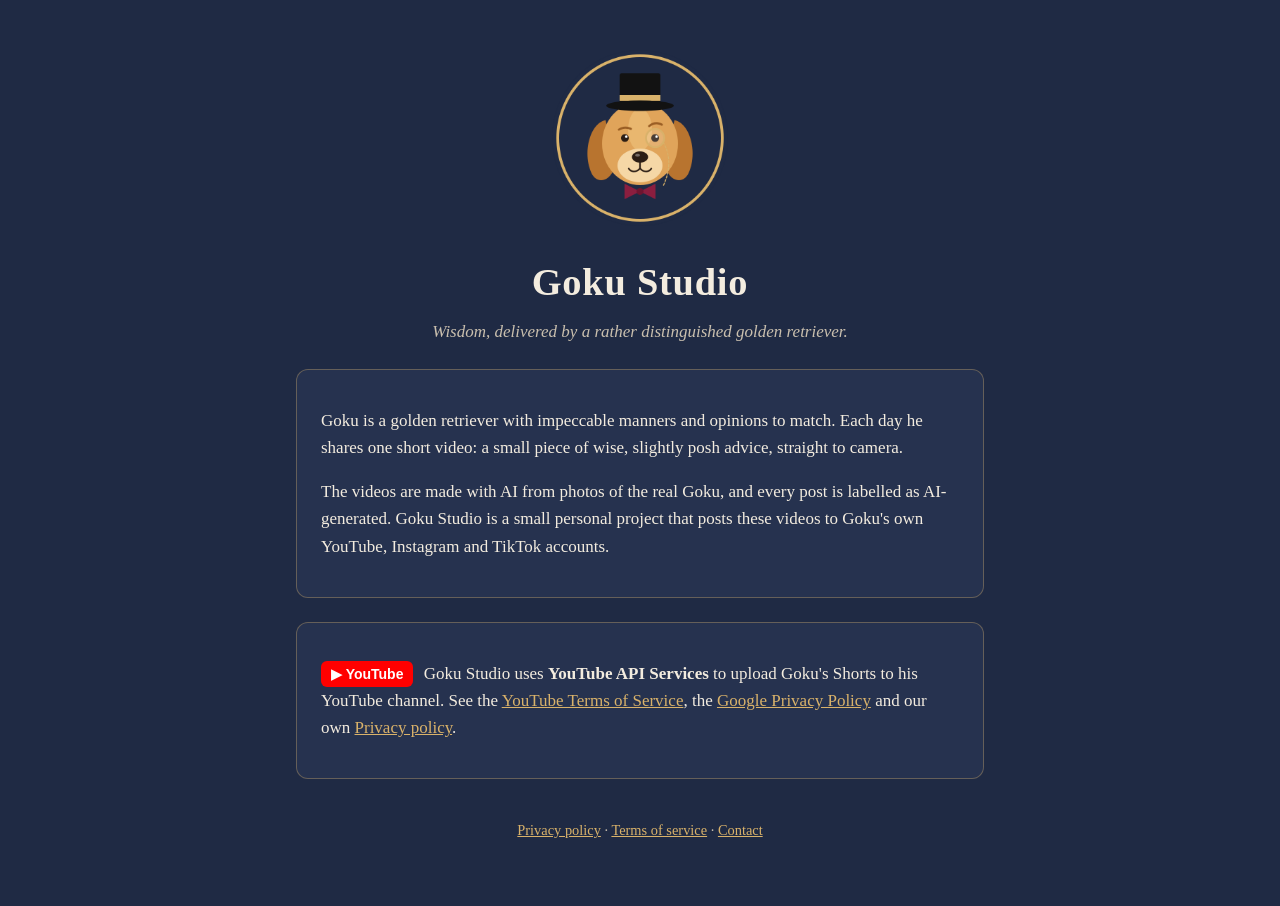
<file: index.html>
<!doctype html>
<html lang="en">
<head>
  <meta charset="utf-8">
  <meta name="viewport" content="width=device-width, initial-scale=1">
  <title>Goku Studio</title>
  <meta name="description" content="Short videos of Goku, a rather distinguished golden retriever.">
  <link rel="icon" href="logo.png">
  <link rel="stylesheet" href="style.css">
</head>
<body>
  <main>
    <div class="hero">
      <img src="logo.png" alt="Goku the golden retriever in a top hat, monocle and bow tie">
      <h1>Goku Studio</h1>
      <p class="tagline">Wisdom, delivered by a rather distinguished golden retriever.</p>
    </div>

    <div class="card">
      <p>Goku is a golden retriever with impeccable manners and opinions to match. Each day he
      shares one short video: a small piece of wise, slightly posh advice, straight to camera.</p>
      <p>The videos are made with AI from photos of the real Goku, and every post is labelled
      as AI-generated. Goku Studio is a small personal project that posts these videos to
      Goku's own YouTube, Instagram and TikTok accounts.</p>
    </div>

    <div class="card yt">
      <p><span class="yt-badge">▶ YouTube</span> Goku Studio uses <b>YouTube API Services</b> to
      upload Goku's Shorts to his YouTube channel. See the
      <a href="https://www.youtube.com/t/terms">YouTube Terms of Service</a>, the
      <a href="http://www.google.com/policies/privacy">Google Privacy Policy</a> and our own
      <a href="privacy.html">Privacy policy</a>.</p>
    </div>

    <footer>
      <a href="privacy.html">Privacy policy</a> ·
      <a href="terms.html">Terms of service</a> ·
      <a href="https://github.com/DevKhaira/goku-site/issues">Contact</a>
    </footer>
  </main>
</body>
</html>
</file>
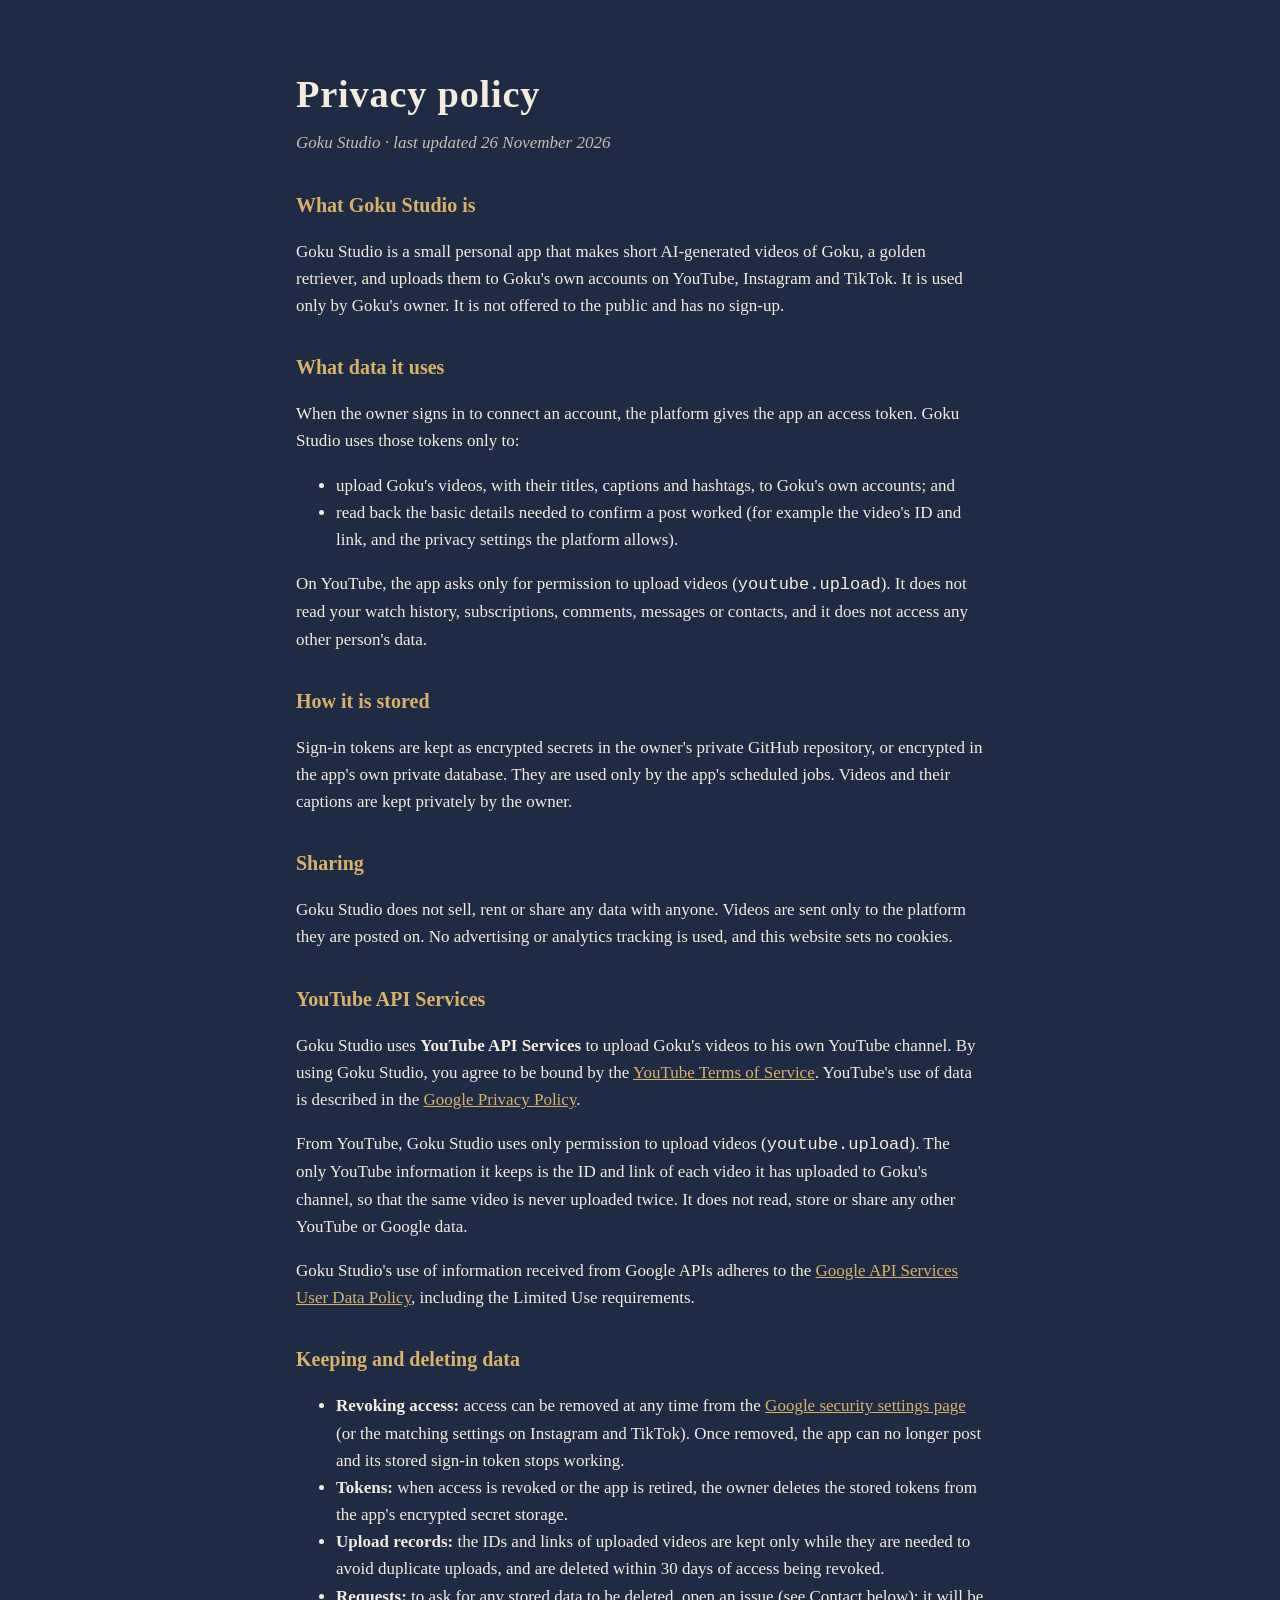
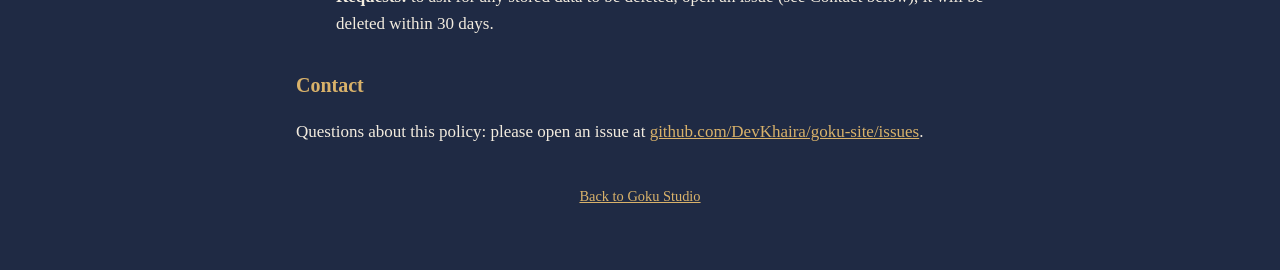
<file: privacy.html>
<!doctype html>
<html lang="en">
<head>
  <meta charset="utf-8">
  <meta name="viewport" content="width=device-width, initial-scale=1">
  <title>Goku Studio privacy policy</title>
  <link rel="icon" href="logo.png">
  <link rel="stylesheet" href="style.css">
</head>
<body>
  <main>
    <h1>Privacy policy</h1>
    <p class="tagline">Goku Studio · last updated 26 November 2026</p>

    <h2>What Goku Studio is</h2>
    <p>Goku Studio is a small personal app that makes short AI-generated videos of Goku, a
    golden retriever, and uploads them to Goku's own accounts on YouTube, Instagram and
    TikTok. It is used only by Goku's owner. It is not offered to the public and has no
    sign-up.</p>

    <h2>What data it uses</h2>
    <p>When the owner signs in to connect an account, the platform gives the app an access
    token. Goku Studio uses those tokens only to:</p>
    <ul>
      <li>upload Goku's videos, with their titles, captions and hashtags, to Goku's own
      accounts; and</li>
      <li>read back the basic details needed to confirm a post worked (for example the
      video's ID and link, and the privacy settings the platform allows).</li>
    </ul>
    <p>On YouTube, the app asks only for permission to upload videos
    (<code>youtube.upload</code>). It does not read your watch history, subscriptions,
    comments, messages or contacts, and it does not access any other person's data.</p>

    <h2>How it is stored</h2>
    <p>Sign-in tokens are kept as encrypted secrets in the owner's private GitHub
    repository, or encrypted in the app's own private database. They are used only by the
    app's scheduled jobs. Videos and their captions are kept privately by the owner.</p>

    <h2>Sharing</h2>
    <p>Goku Studio does not sell, rent or share any data with anyone. Videos are sent only
    to the platform they are posted on. No advertising or analytics tracking is used, and
    this website sets no cookies.</p>

    <h2>YouTube API Services</h2>
    <p>Goku Studio uses <b>YouTube API Services</b> to upload Goku's videos to his own YouTube
    channel. By using Goku Studio, you agree to be bound by the
    <a href="https://www.youtube.com/t/terms">YouTube Terms of Service</a>. YouTube's use of
    data is described in the
    <a href="http://www.google.com/policies/privacy">Google Privacy Policy</a>.</p>
    <p>From YouTube, Goku Studio uses only permission to upload videos
    (<code>youtube.upload</code>). The only YouTube information it keeps is the ID and link
    of each video it has uploaded to Goku's channel, so that the same video is never
    uploaded twice. It does not read, store or share any other YouTube or Google data.</p>
    <p>Goku Studio's use of information received from Google APIs adheres to the
    <a href="https://developers.google.com/terms/api-services-user-data-policy">Google API
    Services User Data Policy</a>, including the Limited Use requirements.</p>

    <h2>Keeping and deleting data</h2>
    <ul>
      <li><b>Revoking access:</b> access can be removed at any time from the
      <a href="https://security.google.com/settings/security/permissions">Google security
      settings page</a> (or the matching settings on Instagram and TikTok). Once removed, the
      app can no longer post and its stored sign-in token stops working.</li>
      <li><b>Tokens:</b> when access is revoked or the app is retired, the owner deletes the
      stored tokens from the app's encrypted secret storage.</li>
      <li><b>Upload records:</b> the IDs and links of uploaded videos are kept only while they
      are needed to avoid duplicate uploads, and are deleted within 30 days of access being
      revoked.</li>
      <li><b>Requests:</b> to ask for any stored data to be deleted, open an issue (see
      Contact below); it will be deleted within 30 days.</li>
    </ul>

    <h2>Contact</h2>
    <p>Questions about this policy: please open an issue at
    <a href="https://github.com/DevKhaira/goku-site/issues">github.com/DevKhaira/goku-site/issues</a>.</p>

    <footer><a href="index.html">Back to Goku Studio</a></footer>
  </main>
</body>
</html>
</file>
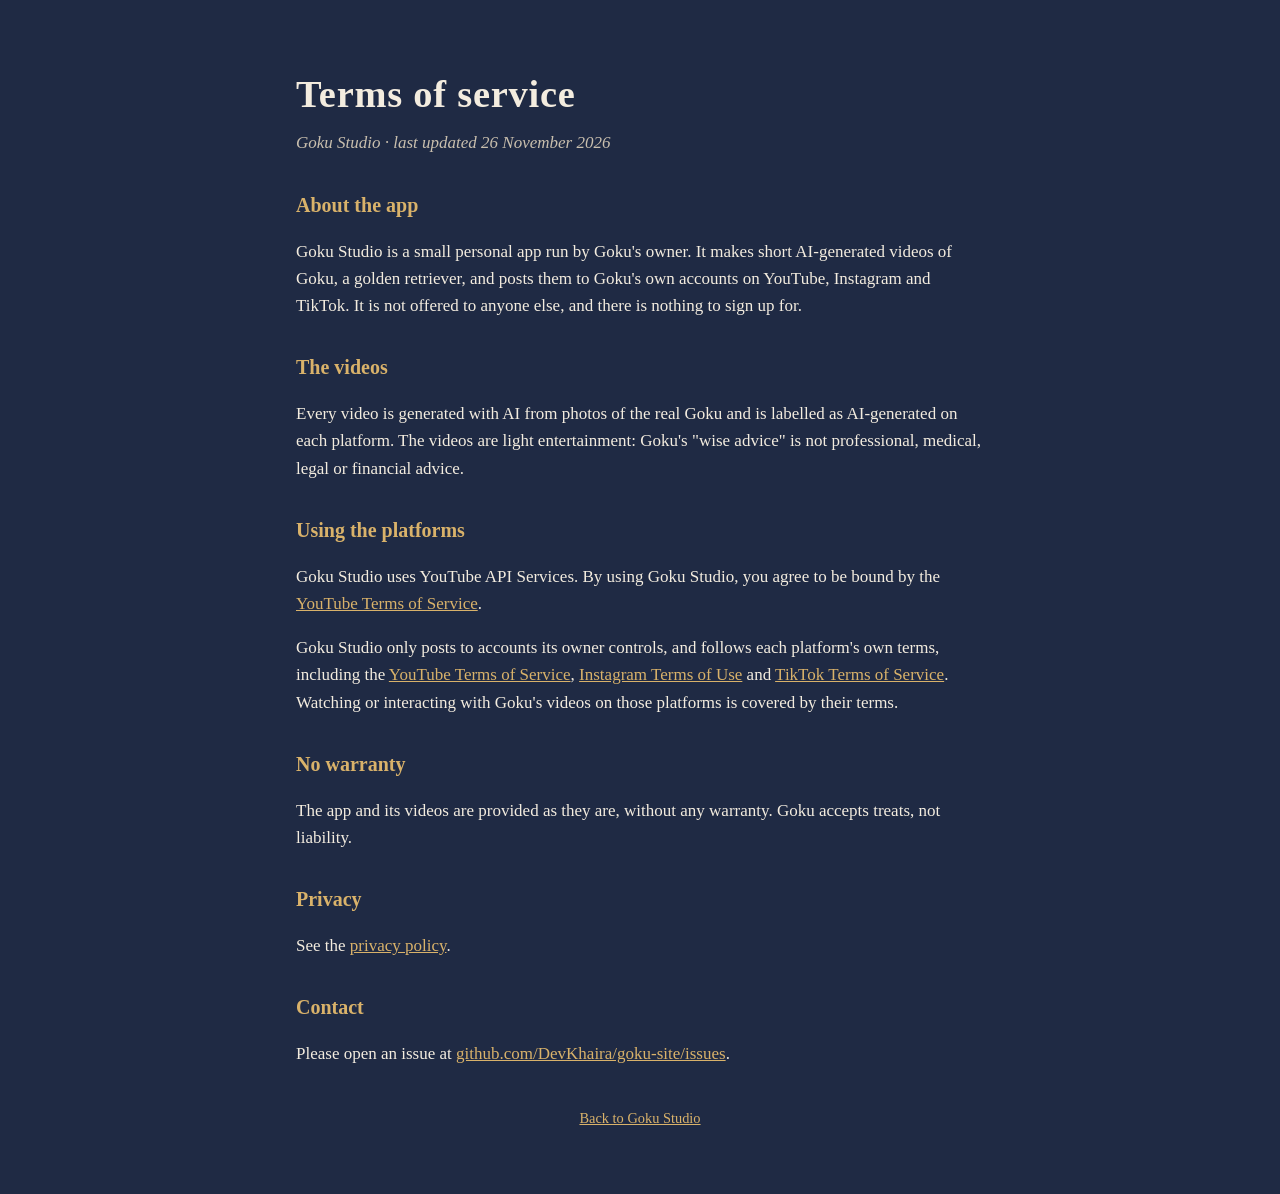
<file: terms.html>
<!doctype html>
<html lang="en">
<head>
  <meta charset="utf-8">
  <meta name="viewport" content="width=device-width, initial-scale=1">
  <title>Goku Studio terms of service</title>
  <link rel="icon" href="logo.png">
  <link rel="stylesheet" href="style.css">
</head>
<body>
  <main>
    <h1>Terms of service</h1>
    <p class="tagline">Goku Studio · last updated 26 November 2026</p>

    <h2>About the app</h2>
    <p>Goku Studio is a small personal app run by Goku's owner. It makes short AI-generated
    videos of Goku, a golden retriever, and posts them to Goku's own accounts on YouTube,
    Instagram and TikTok. It is not offered to anyone else, and there is nothing to sign up
    for.</p>

    <h2>The videos</h2>
    <p>Every video is generated with AI from photos of the real Goku and is labelled as
    AI-generated on each platform. The videos are light entertainment: Goku's "wise advice"
    is not professional, medical, legal or financial advice.</p>

    <h2>Using the platforms</h2>
    <p>Goku Studio uses YouTube API Services. By using Goku Studio, you agree to be bound by
    the <a href="https://www.youtube.com/t/terms">YouTube Terms of Service</a>.</p>
    <p>Goku Studio only posts to accounts its owner controls, and follows each platform's
    own terms, including the
    <a href="https://www.youtube.com/t/terms">YouTube Terms of Service</a>,
    <a href="https://help.instagram.com/581066165581870">Instagram Terms of Use</a> and
    <a href="https://www.tiktok.com/legal/terms-of-service">TikTok Terms of Service</a>.
    Watching or interacting with Goku's videos on those platforms is covered by their
    terms.</p>

    <h2>No warranty</h2>
    <p>The app and its videos are provided as they are, without any warranty. Goku accepts
    treats, not liability.</p>

    <h2>Privacy</h2>
    <p>See the <a href="privacy.html">privacy policy</a>.</p>

    <h2>Contact</h2>
    <p>Please open an issue at
    <a href="https://github.com/DevKhaira/goku-site/issues">github.com/DevKhaira/goku-site/issues</a>.</p>

    <footer><a href="index.html">Back to Goku Studio</a></footer>
  </main>
</body>
</html>
</file>
<file: style.css>
:root {
  --bg: #1f2a44;
  --card: #26324f;
  --text: #f3ecdf;
  --muted: #c9bfae;
  --gold: #d9b26a;
}
* { box-sizing: border-box; }
body {
  margin: 0;
  background: var(--bg);
  color: var(--text);
  font: 17px/1.6 Georgia, "Times New Roman", serif;
}
main {
  max-width: 720px;
  margin: 0 auto;
  padding: 48px 16px 64px;
}
.hero { text-align: center; }
.hero img { width: 180px; height: 180px; }
h1 { font-size: 2.4rem; margin: 16px 0 4px; letter-spacing: 0.02em; }
h2 { color: var(--gold); font-size: 1.25rem; margin-top: 32px; }
.tagline { color: var(--muted); font-style: italic; margin: 0 0 24px; }
.card {
  background: var(--card);
  border: 1px solid rgba(217, 178, 106, 0.35);
  border-radius: 12px;
  padding: 20px 24px;
  margin-top: 24px;
}
a { color: var(--gold); }
footer {
  margin-top: 40px;
  color: var(--muted);
  font-size: 0.9rem;
  text-align: center;
}
.yt-badge {
  display: inline-block;
  background: #ff0000;
  color: #fff;
  font: bold 14px/1 -apple-system, Helvetica, Arial, sans-serif;
  padding: 6px 10px;
  border-radius: 6px;
  margin-right: 6px;
}
</file>
